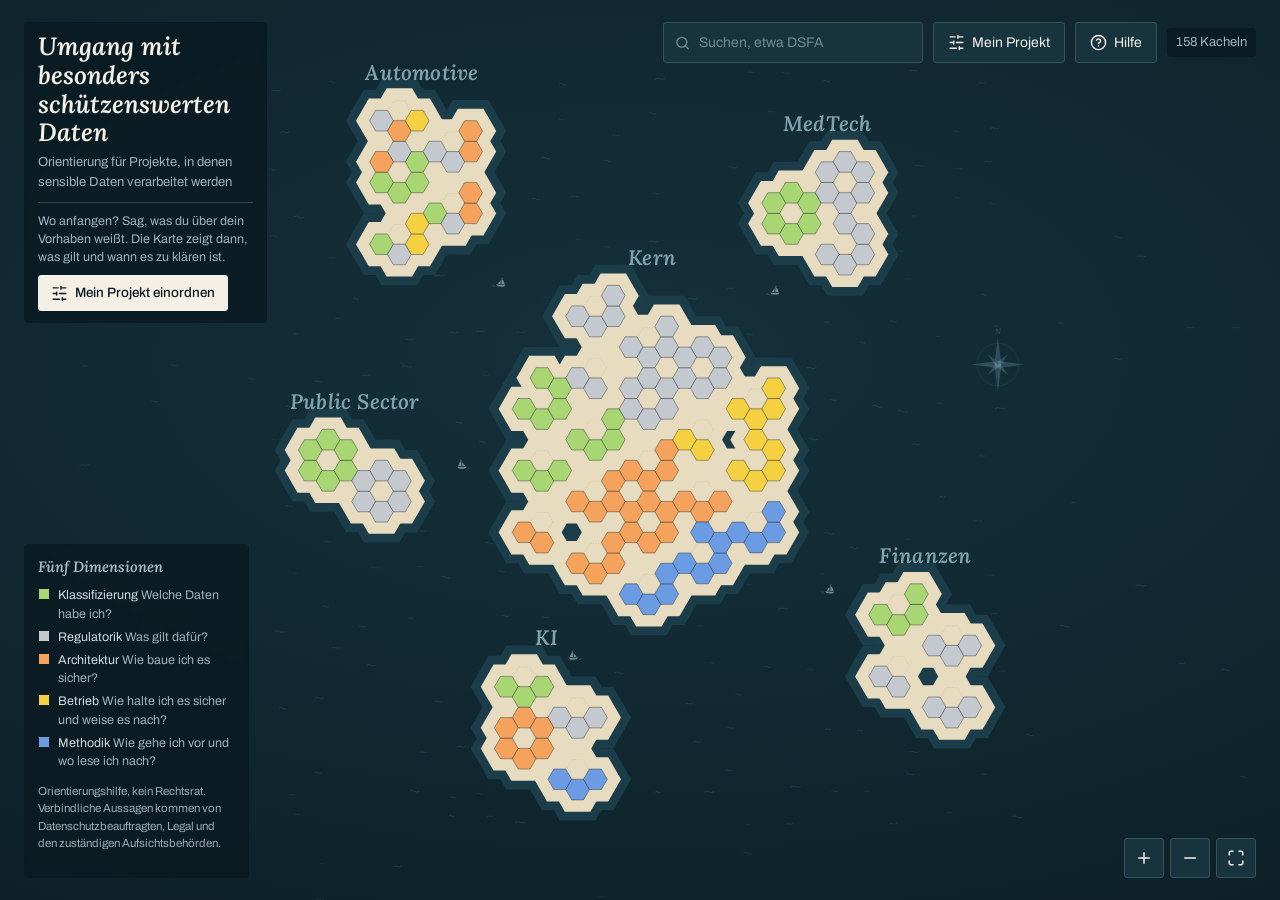
<file: index.html>
<!DOCTYPE html>
<html lang="de">
<head>
<meta charset="utf-8">
<meta name="viewport" content="width=device-width, initial-scale=1">
<title>Landkarte: Umgang mit besonders schützenswerten Daten</title>
<meta name="description" content="Hexagonale Landkarte zur Orientierung in Projekten, in denen besonders schützenswerte Daten verarbeitet werden.">
<link rel="preconnect" href="https://fonts.googleapis.com">
<link rel="preconnect" href="https://fonts.gstatic.com" crossorigin>
<link href="https://fonts.googleapis.com/css2?family=Lora:ital,wght@0,400;0,600;1,400;1,600&family=Archivo:wght@400;500;600&display=swap" rel="stylesheet">
<link rel="stylesheet" href="assets/style.css">
</head>
<body>

<main id="stage">
  <svg id="map" aria-label="Landkarte der Themen zum Umgang mit besonders schützenswerten Daten">
    <g id="viewport">
      <g id="layer-sea"></g>
      <g id="layer-shallow"></g>
      <g id="layer-coast"></g>
      <g id="layer-areas"></g>
      <g id="layer-tiles"></g>
      <g id="layer-area-labels"></g>
      <g id="layer-islands"></g>
    </g>
  </svg>

  <div id="loading" role="status">Landkarte wird geladen</div>

  <header id="titleblock" class="scrim">
    <h1>Umgang mit besonders schützenswerten Daten</h1>
    <p id="subtitle"></p>
    <div id="start-hint">
      <p>Wo anfangen? Sag, was du über dein Vorhaben weißt. Die Karte zeigt dann, was gilt und
        wann es zu klären ist.</p>
      <button id="btn-start" type="button" data-icon="sliders">Mein Projekt einordnen</button>
    </div>
  </header>

  <div id="toolbar">
    <div class="field">
      <label for="search" class="visually-hidden">Suchen</label>
      <span class="field-icon" data-icon="search" aria-hidden="true"></span>
      <input id="search" type="search" placeholder="Suchen, etwa DSFA" autocomplete="off" spellcheck="false"
             aria-controls="search-results">
      <div id="search-results" hidden></div>
    </div>
    <button id="btn-project" type="button" aria-expanded="false" aria-controls="project" data-icon="sliders">Mein Projekt</button>
    <button id="btn-help" type="button" data-icon="help">Hilfe</button>
    <p id="count" class="scrim" aria-live="polite"></p>
  </div>

  <section id="project" hidden aria-labelledby="project-heading">
    <header class="sheet-head">
      <div class="sheet-title">
        <h2 id="project-heading">Was gilt für mein Projekt?</h2>
        <button id="project-close" type="button" class="icon-btn" data-icon="x"
                aria-label="Schließen" title="Schließen"></button>
      </div>
      <ul class="states" aria-label="Was die Karte zeigt">
        <li><span class="st st-on" aria-hidden="true"></span>gilt sicher</li>
        <li><span class="st st-mid" aria-hidden="true"></span>hängt an offener Frage</li>
        <li><span class="st st-off" aria-hidden="true"></span>gilt nicht</li>
      </ul>
      <div class="tabs">
        <div class="tablist" role="tablist" aria-label="Mein Projekt">
        <button id="tab-fragen" type="button" role="tab" aria-selected="true"
                aria-controls="pane-fragen">Fragen <span class="badge" id="answered"></span></button>
        <button id="tab-ergebnis" type="button" role="tab" aria-selected="false"
                aria-controls="pane-ergebnis" tabindex="-1">Ergebnis <span class="badge" id="result-count"></span></button>
        </div>
        <button id="btn-reset" type="button" class="reset" data-icon="reset"
                title="Alle Antworten auf „offen“ zurücksetzen">Zurücksetzen</button>
      </div>
    </header>
    <div class="sheet-body">
      <div id="pane-fragen" role="tabpanel" aria-labelledby="tab-fragen">
        <p class="hint">Beantworte, was du weißt. Jede Antwort wirkt sofort, der Rest bleibt
          „offen“.</p>
        <div id="project-fields"></div>
      </div>
      <div id="pane-ergebnis" role="tabpanel" aria-labelledby="tab-ergebnis" hidden>
        <p class="hint" id="result-empty">Noch keine Frage beantwortet. Sobald du unter
          „Fragen“ etwas angibst, stehen hier die Kacheln, die sicher gelten, nach Projektphase.</p>
        <div id="result-list"></div>
      </div>
    </div>
    <footer class="sheet-foot">
      <button id="btn-export" type="button" class="primary" data-icon="clipboard">Checkliste kopieren</button>
      <button id="btn-agent" type="button" data-icon="sparkles"
              title="Ausgewählte Kacheln mit Text, zum Einfügen in einen Prompt">Für KI-Agent</button>
      <button id="btn-share" type="button" class="icon-btn" data-icon="link"
              aria-label="Link zu dieser Auswahl kopieren" title="Link zu dieser Auswahl kopieren"></button>
      <p class="hint" id="export-status" aria-live="polite"></p>
    </footer>
  </section>

  <div id="legend" class="scrim">
    <h2>Fünf Dimensionen</h2>
    <ul id="legend-list"></ul>
    <p class="hint" id="disclaimer"></p>
  </div>

  <div id="zoombar">
    <button id="btn-zoom-in" type="button" class="icon-btn" data-icon="plus" aria-label="Hineinzoomen" title="Hineinzoomen"></button>
    <button id="btn-zoom-out" type="button" class="icon-btn" data-icon="minus" aria-label="Herauszoomen" title="Herauszoomen"></button>
    <button id="btn-zoom-fit" type="button" class="icon-btn" data-icon="fit" aria-label="Ganze Karte zeigen" title="Ganze Karte zeigen"></button>
  </div>
</main>

<div id="overlay" hidden>
  <article id="detail" role="dialog" aria-modal="true" aria-labelledby="detail-title" tabindex="-1">
    <button id="detail-close" type="button" class="icon-btn" data-icon="x" aria-label="Schließen" title="Schließen"></button>
    <p id="detail-dimension"></p>
    <h2 id="detail-title"></h2>
    <p id="detail-place"></p>
    <div id="detail-body"></div>
    <p id="detail-triggers"></p>
    <div id="detail-actions">
      <button id="detail-locate" type="button" class="ghost" data-icon="pin">Auf der Karte zeigen</button>
      <button id="detail-link" type="button" class="ghost" data-icon="link">Link kopieren</button>
    </div>
  </article>
</div>

<script src="assets/app.js"></script>
</body>
</html>
</file>
<file: assets/style.css>
:root {
  --ocean: #10262f;
  --ocean-deep: #0a1a21;
  --shallow: #1b3d4a;
  --coast: #e8dcc0;
  --coast-edge: #cdbd97;
  --ink: #0c1a20;
  --paper: #f4f0e6;
  --paper-edge: #d9d0bb;
  --muted: #6d7f86;
  --wave: #35657a;
  --ship: #93aeb8;

  /* Eine klassische Textserife, nicht eine Display-Schrift: die Bereichs- und Inselnamen
     stehen klein und müssen über Sand und Kacheln hinweg lesbar bleiben. Wer die Schrift
     tauschen will, ändert nur diese Zeile und den Link in index.html. */
  --font-map: Lora, Georgia, "Times New Roman", serif;
  --font-ui: Archivo, "Helvetica Neue", Arial, sans-serif;
}

* { box-sizing: border-box; }

/* Mehrere Elemente setzen eine eigene display-Regel und würden das Attribut hidden damit
   überstimmen. So stand in der Hilfe ein leerer Dimensionschip über dem Titel. */
[hidden] { display: none !important; }

html, body {
  height: 100%;
  margin: 0;
  background: var(--ocean);
  color: var(--paper);
  font-family: var(--font-ui);
  font-size: 15px;
  line-height: 1.5;
  overscroll-behavior: none;
}

.visually-hidden {
  position: absolute;
  width: 1px; height: 1px;
  padding: 0; margin: -1px;
  overflow: hidden; clip: rect(0 0 0 0); white-space: nowrap;
}

#stage { position: fixed; inset: 0; overflow: hidden; }

#map {
  width: 100%; height: 100%;
  display: block;
  background:
    radial-gradient(120% 90% at 50% 40%, #14303b 0%, var(--ocean) 55%, var(--ocean-deep) 100%);
  cursor: grab;
  touch-action: none;
  /* Die Karte enthält Text: Kacheltitel, Bereichs- und Inselnamen. Beim Ziehen mit der
     Maus markiert der Browser den sonst, was den Zug unterbricht. In den Panels und in
     der Detailkarte bleibt Text auswählbar, die Regel gilt nur für die Karte selbst. */
  user-select: none;
  -webkit-user-select: none;
}
#map.dragging, #map.dragging .tile { cursor: grabbing; }

#loading {
  position: absolute;
  inset: 0;
  display: grid;
  place-content: center;
  font-family: var(--font-map);
  font-style: italic;
  font-size: 20px;
  color: #8fa9b2;
}
#loading[hidden] { display: none; }

/* ---------- Karte ---------- */

.shallow { fill: var(--shallow); }
.coast { fill: var(--coast); }

/* ---------- Belebtes Wasser ---------- */

/* Alles hier liegt unter der Küste und darf nie ein Ziel für Klick oder Ziehen sein. */
#layer-sea { pointer-events: none; }

/* Die Kurse tragen nur die Bewegung der Schiffe. Sie bleiben unsichtbar, weil eine
   sichtbare Linie zwischen zwei Inseln als modellierte Beziehung gelesen würde, und
   Beziehungen sind auf dieser Karte bewusst nicht modelliert. */
.sea-route { fill: none; stroke: none; }

/* Die Wellen sind bewusst unbewegt, und die Deckkraft sitzt am Strich, nicht an einer
   Gruppe darüber. Beides hatte einen handfesten Grund:

   Eine Gruppe mit opacity unter 1 muss der Browser in einen eigenen Puffer zeichnen und
   dann zusammensetzen. Die Marken einer Gruppe lagen über das ganze Feld gestreut, der
   Puffer war also 7466 x 3763 Einheiten groß, bei Skalierung 2.6 rund 19400 x 9780 Pixel.
   Das liegt über den üblichen Texturgrenzen, der Browser verwirft die Ebene und baut sie
   neu, und dabei blitzt der Inselhintergrund weg. Mit acht solchen Gruppen je Bild war
   das auch der Rest des Ruckelns.

   stroke-opacity an einer einzelnen Form braucht keinen solchen Puffer. Wer den früheren
   Schimmer zurückwill, animiert stroke-opacity an einer kleinen Teilmenge der Striche,
   niemals opacity an einer Gruppe über dem ganzen Feld.

   Hier stand außerdem vector-effect: non-scaling-stroke, damit der Strich am Schirm
   gleich dick bleibt. Das erzwingt aber je Element eine neue Strichgeometrie, sobald sich
   die Transformation ändert, also bei jedem Zoomschritt für jeden Strich. Die Breite ist
   jetzt in Nutzereinheiten angegeben und für das untere Ende des Zoombereichs gewählt:
   2.6 ergibt bei der Gesamtansicht knapp 0.7 Pixel und bei Skalierung 1 etwa 2.6. Weit
   hineingezoomt wird der Strich dicker, dort sieht man aber ohnehin fast nur Land. */
.wave {
  fill: none;
  stroke: var(--wave);
  stroke-opacity: .42;
  stroke-width: 2.6;
  stroke-linecap: round;
}

/* Jede achte Welle atmet: ihre Deckkraft schwillt langsam an und ab. Das ist der Schimmer,
   den der Kommentar oben erlaubt, an einzelnen Strichen und an wenigen. Es bleibt ein
   Detail am Rand des Blicks; wer hinsieht, sieht Wasser, wer liest, wird nicht gestört.
   Dauer und Versatz setzt buildSea je Strich. */
.wave.swell { animation: swell 9s ease-in-out infinite; }
@keyframes swell {
  0%, 100% { stroke-opacity: .42; }
  50% { stroke-opacity: .12; }
}
@media (prefers-reduced-motion: reduce) { .wave.swell { animation: none; } }

/* Die Deckkraft steht als Attribut am Element, damit das SMIL-Ein- und Ausblenden
   sie überschreiben kann. Eine Regel hier würde gegen die Animation gewinnen. */
.ship { fill: var(--ship); }
.ship .wake { fill: none; stroke: var(--ship); stroke-width: 1; stroke-linecap: round; stroke-opacity: .6; }

/* Windrose. Die Deckkraft sitzt an den Formen, nicht an der Gruppe. */
.compass-ring { fill: none; stroke: var(--wave); stroke-width: 1.6; stroke-opacity: .5; }
.compass-ring.thin { stroke-width: .8; stroke-opacity: .35; }
.compass-dark { fill: var(--wave); fill-opacity: .6; }
.compass-light { fill: var(--ship); fill-opacity: .28; }
.compass-n {
  fill: var(--wave);
  fill-opacity: .8;
  font-family: var(--font-map);
  font-style: italic;
  font-size: 30px;
  text-anchor: middle;
}

.hex { stroke: var(--ink); stroke-width: 1.5; }

.tile { cursor: pointer; }
.tile:focus { outline: none; }
.tile:focus-visible .hex,
.tile:hover .hex { stroke-width: 3.5; }

.tile-label {
  font-family: var(--font-ui);
  font-size: 10.2px;
  font-weight: 500;
  fill: var(--ink);
  text-anchor: middle;
  pointer-events: none;
  transition: opacity .18s ease;
}
.tile-label.tight { font-size: 8.8px; }

.area-ring {
  fill: none;
  stroke: var(--coast-edge);
  stroke-width: 2;
  stroke-dasharray: 5 5;
}

.area-label {
  font-family: var(--font-map);
  font-size: var(--area-font, 13px);
  font-weight: 600;
  fill: #5b503a;
  text-anchor: middle;
  pointer-events: none;
  /* Kein Übergang auf font-size. Die Größe ist eine Funktion der Skalierung und wird
     beim Zoomen bei jedem Rad-Ereignis neu gesetzt. Ein Übergang startet dann jedes Mal
     eine neue Interpolation, die Beschriftung hängt sichtbar hinter dem Zoom her, und
     der Text muss dabei je Bild neu umbrochen werden. */
  transition: fill .18s ease, opacity .18s ease;
  /* Die Bereichstexte liegen über den Kacheln, damit sie in der Übersicht lesbar sind.
     Die Kontur in Sandfarbe trennt sie von der Kachelfarbe darunter. Sie skaliert mit
     der Schrift, deshalb em und nicht px. */
  paint-order: stroke fill;
  stroke: rgba(244, 240, 230, .9);
  stroke-width: .3em;
  stroke-linejoin: round;
}

.island-label {
  font-family: var(--font-map);
  font-style: italic;
  font-weight: 600;
  font-size: var(--island-font, 30px);
  fill: #7fa3ae;
  text-anchor: middle;
  letter-spacing: .01em;
  pointer-events: none;
}

/* Drei Zoomstufen. Übersicht: die Kacheltitel weichen den Bereichsnamen. Ganz
   herausgezoomt weichen auch die Bereichsnamen, weil sie dort breiter wären als der
   Abstand zweier Bereiche und sich gegenseitig überschreiben würden. Dann trägt nur
   noch der Inselname. Siehe AREA_LABELS_ABOVE in app.js. */
body.overview .tile-label { opacity: 0; }
body.overview .area-label { fill: #3f3728; }
body.world .area-label { opacity: 0; }

.faded { opacity: .13; transition: opacity .18s ease; }
.tile .hex, .tile .tile-label { transition: opacity .18s ease; }

/* Hier stand ein drop-shadow als Leuchten. Ein Filter ist ein eigener Zeichendurchgang je
   Element, und je nach Projektfilter sind siebzig Kacheln und mehr hervorgehoben. Beim
   Zoomen mit aktivem Filter kostet das entsprechend viel. Es braucht das Leuchten auch
   nicht: die nicht passenden Kacheln stehen auf .faded bei 13 Prozent Deckkraft, die
   hervorgehobenen sind also ohnehin das Einzige, was noch kräftig zu sehen ist. Der
   dickere Rand genügt als Betonung. */
.marked .hex { stroke-width: 4; }
/* Offen, solange ein Filter wirkt: hängt noch an einer unbeantworteten Frage. Halb
   zurückgenommen, damit die gesicherten Kacheln dagegen sichtbar hervortreten. */
.pending { opacity: .45; transition: opacity .18s ease; }

/* ---------- Panels ---------- */

/* Die Beschriftungen über der Karte brauchen einen Schleier. Ohne ihn stehen sie mal auf
   dem dunklen Ozean und mal auf einer sandfarbenen Insel, und dort verschwinden sie: die
   Überschrift kam auf #f4f0e6 gegen #e8dcc0, also 1.20 zu 1. Mit dem Schleier aus
   --ocean-deep bei 82 Prozent liegt der schlechteste Wert bei 4.6 zu 1. */
.scrim {
  background: rgba(10, 26, 33, .82);
  backdrop-filter: blur(3px);
  border-radius: 4px;
}

#titleblock {
  position: absolute;
  top: 22px; left: 24px;
  max-width: 27ch;
  padding: 10px 14px 12px;
  pointer-events: none;
}
#titleblock h1 {
  font-family: var(--font-map);
  font-style: italic;
  font-weight: 600;
  font-size: 25px;
  line-height: 1.15;
  margin: 0;
  color: var(--paper);
}
#subtitle { margin: 6px 0 0; font-size: 13px; color: #9fb4bb; }
/* Kontrast gegen den Schleier über Sand, #323d3e: 5.1 zu 1 */
#start-hint {
  margin: 10px 0 0;
  padding-top: 9px;
  border-top: 1px solid #2c4650;
  font-size: 12.5px;
  line-height: 1.45;
  color: #9fb4bb;
}
#start-hint p { margin: 0 0 9px; }
/* Der Titelblock lässt Zeiger durch, damit man die Karte darunter greifen kann. Der Knopf
   nimmt sie wieder an. */
#btn-start {
  pointer-events: auto;
  background: var(--paper);
  border-color: var(--paper);
  color: var(--ink);
  font-size: 13.5px;
  font-weight: 500;
  padding: 7px 12px;
}
#btn-start:hover { background: #fff; }
#stage:has(#project:not([hidden])) #btn-start { display: none; }

#toolbar {
  position: absolute;
  top: 22px; right: 24px;
  display: flex;
  align-items: center;
  gap: 10px;
}

#search {
  width: 260px;
  padding: 9px 12px;
  border: 1px solid #33545f;
  border-radius: 3px;
  background: #16333e;
  color: var(--paper);
  font: inherit;
  font-size: 14px;
}
#search::placeholder { color: #6d8b95; }
#search:focus-visible, button:focus-visible, input:focus-visible {
  outline: 2px solid #a8d672;
  outline-offset: 2px;
}

button {
  padding: 9px 14px;
  border: 1px solid #33545f;
  border-radius: 3px;
  background: #16333e;
  color: var(--paper);
  font: inherit;
  font-size: 14px;
  cursor: pointer;
}
button:hover { background: #1d4250; }

/* ---------- Icons ---------- */
.icon {
  flex: 0 0 auto;
  width: 17px; height: 17px;
  fill: none;
  stroke: currentColor;
  stroke-width: 2;
  stroke-linecap: round;
  stroke-linejoin: round;
}
.icon-inline { width: .85em; height: .85em; margin-left: 3px; vertical-align: -1px; }
button[data-icon] { display: inline-flex; align-items: center; gap: 7px; }
.icon-btn {
  justify-content: center;
  width: 38px; height: 38px;
  padding: 0;
}
.icon-btn .icon { width: 18px; height: 18px; }
#toolbar .field { position: relative; }
.field-icon {
  position: absolute;
  left: 11px; top: 50%;
  transform: translateY(-50%);
  display: flex;
  color: #6d8b95;
  pointer-events: none;
}
#search { padding-left: 35px; }
button[aria-expanded="true"] { background: var(--paper); color: var(--ink); border-color: var(--paper); }
button.ghost { background: transparent; }

#count {
  margin: 0;
  min-width: 12ch;
  padding: 5px 9px;
  font-size: 13px;
  color: #9fb4bb;
}

/* ---------- Panel „Mein Projekt“ ----------

   Ein Seitenpanel mit festem Kopf und Fuß. Vorher war es eine einzige Spalte von 340px, gut
   doppelt so hoch wie sichtbar: die Exporte standen erst nach zwei Bildschirmen Scrollen, und
   vier gleich große Knöpfe ließen nicht erkennen, welcher der wichtige ist. Jetzt teilen sich
   Fragen und Ergebnis zwei Reiter, der Fuß mit den Aktionen bleibt immer sichtbar. */
/* Die Breite steht an #stage, weil auch die Zoomknöpfe sie brauchen, um auszuweichen. */
#stage { --sheet-w: min(420px, calc(100vw - 32px)); }
#project {
  position: absolute;
  top: 74px; right: 16px; bottom: 16px;
  width: var(--sheet-w);
  display: flex;
  flex-direction: column;
  background: var(--paper);
  color: var(--ink);
  border-radius: 6px;
  box-shadow: 0 18px 44px rgba(0,0,0,.45);
  overflow: hidden;
  z-index: 5;
}
#project[hidden] { display: none; }
/* Die Zoomknöpfe weichen dem Panel aus, statt darunter zu verschwinden. */
#stage:has(#project:not([hidden])) #zoombar { right: calc(var(--sheet-w) + 32px); }

.sheet-head {
  flex: 0 0 auto;
  padding: 16px 20px 0;
  border-bottom: 1px solid var(--paper-edge);
}
.sheet-title { display: flex; align-items: flex-start; justify-content: space-between; gap: 12px; }
#project h2 {
  font-family: var(--font-map);
  font-style: italic;
  font-weight: 600;
  font-size: 21px;
  line-height: 1.25;
  margin: 2px 0 10px;
}

/* Die drei Zustände als kleine Sechsecke in den Deckkräften der Karte, statt als Satz. */
.states {
  display: flex;
  flex-wrap: wrap;
  gap: 4px 14px;
  margin: 0 0 12px;
  padding: 0;
  list-style: none;
  font-size: 12.5px;
  color: #4a5650;
}
.states li { display: flex; align-items: center; gap: 6px; }
.st {
  width: 12px; height: 13px;
  background: #e39a52;
  clip-path: polygon(50% 0, 100% 25%, 100% 75%, 50% 100%, 0 75%, 0 25%);
}
.st-mid { opacity: .45; }
.st-off { opacity: .25; }

.tabs { display: flex; align-items: center; margin-bottom: -1px; }
.tablist { display: flex; gap: 4px; }
/* Der helle Fokusring der Karte ist auf Papier kaum zu sehen. */
#project :focus-visible, #detail :focus-visible { outline-color: #1f5f7a; }
/* Zurücksetzen gehört zu den Antworten, nicht zu den Exporten, und steht deshalb hier. */
#project .tabs .reset {
  margin-left: auto;
  padding: 6px 8px;
  border: 0;
  background: none;
  color: #5b6760;
  font-size: 12.5px;
}
#project .tabs .reset:hover { color: var(--ink); background: #e7e1d1; }
#project .tabs .reset .icon { width: 14px; height: 14px; }
#project .tabs button {
  display: flex;
  align-items: center;
  gap: 7px;
  padding: 9px 12px 10px;
  border: 0;
  border-bottom: 2px solid transparent;
  border-radius: 0;
  background: none;
  color: #5b6760;
  font-size: 14px;
  font-weight: 500;
}
#project .tabs button:hover { color: var(--ink); background: none; }
#project .tabs button[aria-selected="true"] { color: var(--ink); border-bottom-color: var(--ink); }
.badge {
  min-width: 22px;
  padding: 1px 7px;
  border-radius: 999px;
  background: #e7e1d1;
  color: #3b4640;
  font-size: 12px;
  font-weight: 600;
  text-align: center;
}
.badge:empty { display: none; }
#project .tabs button[aria-selected="true"] .badge { background: var(--ink); color: var(--paper); }

.sheet-body {
  flex: 1 1 auto;
  overflow-y: auto;
  overscroll-behavior: contain;
  padding: 16px 20px 8px;
}

.hint { margin: 0 0 14px; font-size: 13px; color: #4f5b55; line-height: 1.5; }

.qgroup { padding: 14px 0 16px; border-top: 1px solid #e6dfcd; }
.qgroup:first-child { border-top: 0; padding-top: 2px; }
.qgroup > p {
  margin: 0 0 9px;
  font-size: 14.5px;
  font-weight: 600;
  line-height: 1.35;
}
.qopts { display: flex; flex-wrap: wrap; gap: 7px; }
.chip {
  display: inline-flex;
  align-items: center;
  min-height: 32px;
  padding: 5px 13px;
  border: 1px solid var(--paper-edge);
  border-radius: 999px;
  background: #fbf9f3;
  color: #2f3a35;
  font-size: 13.5px;
  cursor: pointer;
}
/* Die Hover-Regel muss 'button:hover' schlagen, sonst wird der Chip im hellen Feld
   dunkelblau. */
.chip:hover { background: #eee9db; border-color: #a9a08b; }
.chip[aria-pressed="true"] {
  background: var(--ink);
  border-color: var(--ink);
  color: var(--paper);
  font-weight: 500;
}
.chip[aria-pressed="true"]:hover { background: #24312b; border-color: #24312b; }
.chip[aria-pressed="true"]::before { content: "\2713\00a0"; }
/* Die neutrale Antwort ist gewählt, engt aber nichts ein. Sie wird deshalb ruhiger
   gezeichnet als eine echte Antwort und bekommt kein Häkchen. */
.chip.neutral[aria-pressed="true"] {
  background: #e7e1d1;
  border-color: #a9a08b;
  color: #3b4640;
  font-weight: 400;
}
.chip.neutral[aria-pressed="true"]:hover { background: #ded7c4; border-color: #a9a08b; }
.chip.neutral[aria-pressed="true"]::before { content: none; }

/* Ergebnis */
#result-list h3 {
  margin: 4px 0 6px;
  padding-top: 12px;
  font-size: 12px;
  font-weight: 600;
  letter-spacing: .05em;
  text-transform: uppercase;
  color: #5b6760;
}
#result-list h3:first-child { padding-top: 0; }
#result-list ul { list-style: none; margin: 0 0 6px; padding: 0; }
#project .result-item {
  display: flex;
  align-items: baseline;
  gap: 9px;
  width: 100%;
  padding: 6px 8px;
  border: 0;
  border-radius: 4px;
  background: none;
  color: var(--ink);
  font-size: 14px;
  line-height: 1.35;
  text-align: left;
}
#project .result-item:hover { background: #eee9db; }
.result-item .swatch {
  flex: 0 0 auto;
  width: 10px; height: 10px;
  border: 1px solid var(--ink);
  transform: translateY(1px);
}

/* Fuß: eine Hauptaktion, eine zweite, zwei kleine Icon-Knöpfe. */
.sheet-foot {
  flex: 0 0 auto;
  display: flex;
  flex-wrap: wrap;
  align-items: center;
  gap: 8px;
  padding: 12px 20px 14px;
  border-top: 1px solid var(--paper-edge);
  background: #efe9da;
}
#project .sheet-foot button {
  display: inline-flex;
  align-items: center;
  gap: 7px;
  border-color: #c9bea3;
  background: #fbf9f3;
  color: var(--ink);
  font-size: 13.5px;
}
#project .sheet-foot button:hover { background: #fff; }
#project .sheet-foot button.primary {
  flex: 1 1 auto;
  justify-content: center;
  background: var(--ink);
  border-color: var(--ink);
  color: var(--paper);
  font-weight: 500;
}
#project .sheet-foot button.primary:hover { background: #24312b; }
#project .sheet-foot #btn-agent { flex: 1 1 auto; justify-content: center; }
#project .sheet-foot button.done { border-color: #5d8a3a; }
#project .sheet-foot button.primary.done { background: #3f6b2a; border-color: #3f6b2a; }
#export-status { flex: 1 1 100%; margin: 0; min-height: 1.2em; font-size: 12.5px; }
#export-status:empty { display: none; }

#legend {
  position: absolute;
  bottom: 22px; left: 24px;
  max-width: 25ch;
  padding: 12px 14px;
}
#legend h2 {
  font-family: var(--font-map);
  font-style: italic;
  font-weight: 600;
  font-size: 15px;
  margin: 0 0 8px;
  color: #a6bcc3;
}
#legend ul { list-style: none; margin: 0 0 12px; padding: 0; }
#legend li {
  display: flex;
  align-items: baseline;
  gap: 8px;
  font-size: 12.5px;
  margin-bottom: 4px;
  color: #cfdde1;
}
#legend .swatch {
  flex: 0 0 auto;
  width: 12px; height: 12px;
  border: 1px solid var(--ink);
  transform: translateY(1px);
}
#legend .frage { color: #9db1b8; }
#disclaimer { color: #98acb3; font-size: 11.5px; }

#zoombar {
  position: absolute;
  bottom: 22px; right: 24px;
  display: flex;
  gap: 6px;
}
#zoombar button { width: 40px; height: 40px; }

/* ---------- Detailkarte ---------- */

#overlay {
  position: fixed;
  inset: 0;
  display: grid;
  place-items: center;
  padding: 24px;
  background: rgba(6,18,23,.72);
  z-index: 20;
}
#overlay[hidden] { display: none; }

#detail {
  position: relative;
  width: min(620px, 100%);
  max-height: 84vh;
  overflow-y: auto;
  padding: 30px 34px 28px;
  background: var(--paper);
  color: var(--ink);
  border-radius: 4px;
  box-shadow: 0 24px 60px rgba(0,0,0,.5);
  animation: rise .16s ease-out;
}
@keyframes rise { from { transform: translateY(8px); opacity: 0; } }
@media (prefers-reduced-motion: reduce) {
  #detail { animation: none; }
  /* Die Wellen stehen ohnehin still. Die Schiffe werden in buildSea ohne animateMotion
     gebaut und bleiben auf der Kursmitte liegen, SMIL hört nicht auf CSS. */
  * { transition: none !important; }
}

#detail-close, #project-close {
  width: 34px; height: 34px;
  border: none;
  background: transparent;
  color: #5b6760;
}
#detail-close { position: absolute; top: 14px; right: 16px; }
#project-close { flex: 0 0 auto; margin-right: -8px; }
#project-close:hover { background: #e7e1d1; color: var(--ink); }
#detail-close:hover { background: #e7e1d1; color: var(--ink); }

#detail-dimension {
  display: inline-block;
  margin: 0 0 10px;
  padding: 3px 10px;
  border: 1px solid var(--ink);
  border-radius: 999px;
  font-size: 12px;
  font-weight: 500;
}
#detail h2 {
  font-family: var(--font-map);
  font-style: italic;
  font-weight: 600;
  font-size: 27px;
  line-height: 1.15;
  margin: 0 0 6px;
  max-width: 34ch;
}
#detail-place { margin: 0 0 22px; font-size: 13px; color: #5f6b62; }

#detail-body h3 {
  margin: 20px 0 4px;
  font-size: 13px;
  font-weight: 600;
  color: #46524b;
}
#detail-body p { margin: 0; max-width: 62ch; }
#detail-body p + p { margin-top: 8px; }

/* Aufzählungen in der Hilfe: dieselben Farbfelder wie in der Legende, nur auf hellem
   Grund und deshalb ohne die dortigen Textfarben. */
.helplist { list-style: none; margin: 6px 0 0; padding: 0; max-width: 62ch; }
.helplist li {
  display: flex;
  align-items: baseline;
  gap: 8px;
  margin-bottom: 4px;
}
.helplist .swatch {
  flex: 0 0 auto;
  width: 12px; height: 12px;
  border: 1px solid var(--ink);
  transform: translateY(2px);
}
#detail-body .hint { margin-top: 22px; }
#detail-body a { color: #1f5f7a; }

#detail-triggers {
  margin: 24px 0 0;
  padding-top: 14px;
  border-top: 1px solid var(--paper-edge);
  font-size: 12px;
  color: #6c766f;
}
#detail-actions { display: flex; flex-wrap: wrap; gap: 8px; margin-top: 10px; }
#detail-actions button {
  display: inline-flex;
  padding: 6px 10px;
  border-color: var(--paper-edge);
  color: #3b4640;
  font-size: 12.5px;
}
#detail-actions button:hover { background: #eee9db; }

/* Trefferliste der Suche */
#search-results {
  position: absolute;
  top: calc(100% + 6px); left: 0;
  width: max(100%, 340px);
  max-height: 60vh;
  overflow-y: auto;
  padding: 6px;
  background: var(--paper);
  color: var(--ink);
  border-radius: 6px;
  box-shadow: 0 14px 34px rgba(0,0,0,.45);
  z-index: 6;
}
#search-results .result-item {
  display: flex;
  align-items: baseline;
  gap: 9px;
  width: 100%;
  padding: 7px 8px;
  border: 0;
  border-radius: 4px;
  background: none;
  color: var(--ink);
  font-size: 14px;
  line-height: 1.35;
  text-align: left;
}
#search-results .result-item:hover, #search-results .result-item:focus-visible { background: #eee9db; }
#search-results :focus-visible { outline-color: #1f5f7a; }
#search-results .ort { margin-left: auto; padding-left: 10px; font-size: 12px; color: #5b6760; white-space: nowrap; }
#search-results p { margin: 0; padding: 7px 8px; font-size: 12.5px; color: #5b6760; }

/* „Auf der Karte zeigen“: die Kachel leuchtet dreimal auf. Nur ein Element, deshalb ist
   die Animation hier unbedenklich, anders als bei den Wellen. */
.tile.located { opacity: 1; }
.tile.located .hex { stroke: #fff; stroke-width: 7; animation: locate .8s ease-in-out 3; }
@keyframes locate { 50% { stroke-width: 2; } }
@media (prefers-reduced-motion: reduce) { .tile.located .hex { animation: none; } }
#detail-body .help-part {
  margin-top: 30px;
  padding-top: 16px;
  border-top: 1px solid var(--paper-edge);
  font-family: var(--font-map);
  font-style: italic;
  font-size: 18px;
  color: var(--ink);
}

/* Mit Icons und dem dreiteiligen Zähler ist die Leiste rund 760px breit und lief bei
   schmalen Fenstern über den Titelblock. */
@media (max-width: 1200px) { #search { width: 150px; } }

@media (max-width: 1000px) {
  #titleblock { top: 12px; left: 12px; right: 12px; max-width: none; padding: 8px 12px 10px; }
  #titleblock h1 { font-size: 18px; }
  #subtitle { display: none; }
  #start-hint { margin-top: 6px; padding-top: 6px; }
  /* Suche über die ganze Breite, Knöpfe und Zähler darunter. Vorher lief die Zeile rechts
     aus dem Bild und schob die Zoomknöpfe mit hinaus. */
  #toolbar { top: auto; bottom: 64px; left: 12px; right: 12px; flex-wrap: wrap; gap: 8px; }
  #toolbar .field { flex: 1 1 100%; }
  #search { width: 100%; }
  #count { flex: 1 1 auto; min-width: 0; text-align: right; }
  /* Auf dem Telefon ein Blatt von unten über der Leiste, mit eigenem Schließen-Knopf. */
  /* Das Blatt verdeckt die Zoomknöpfe ohnehin, sie müssen nicht ausweichen. */
  #stage:has(#project:not([hidden])) #zoombar { right: 12px; }
  #project {
    top: auto; left: 0; right: 0; bottom: 0;
    width: auto; height: 82%;
    border-radius: 12px 12px 0 0;
    z-index: 10;
  }
  .sheet-head, .sheet-body, .sheet-foot { padding-left: 16px; padding-right: 16px; }
  #legend { display: none; }
  #zoombar { bottom: 12px; right: 12px; }
  #overlay { padding: 12px; }
  /* Die Leiste steht unten, die Trefferliste öffnet deshalb nach oben. */
  #search-results { top: auto; bottom: calc(100% + 6px); width: 100%; max-height: 50vh; }
  /* Lange Zusammensetzungen wie Informationsklassifizierung passen bei 27px nicht in die
     Karte und schoben sie seitlich auf. */
  #detail h2 { font-size: 22px; overflow-wrap: break-word; hyphens: auto; }
}
</file>
